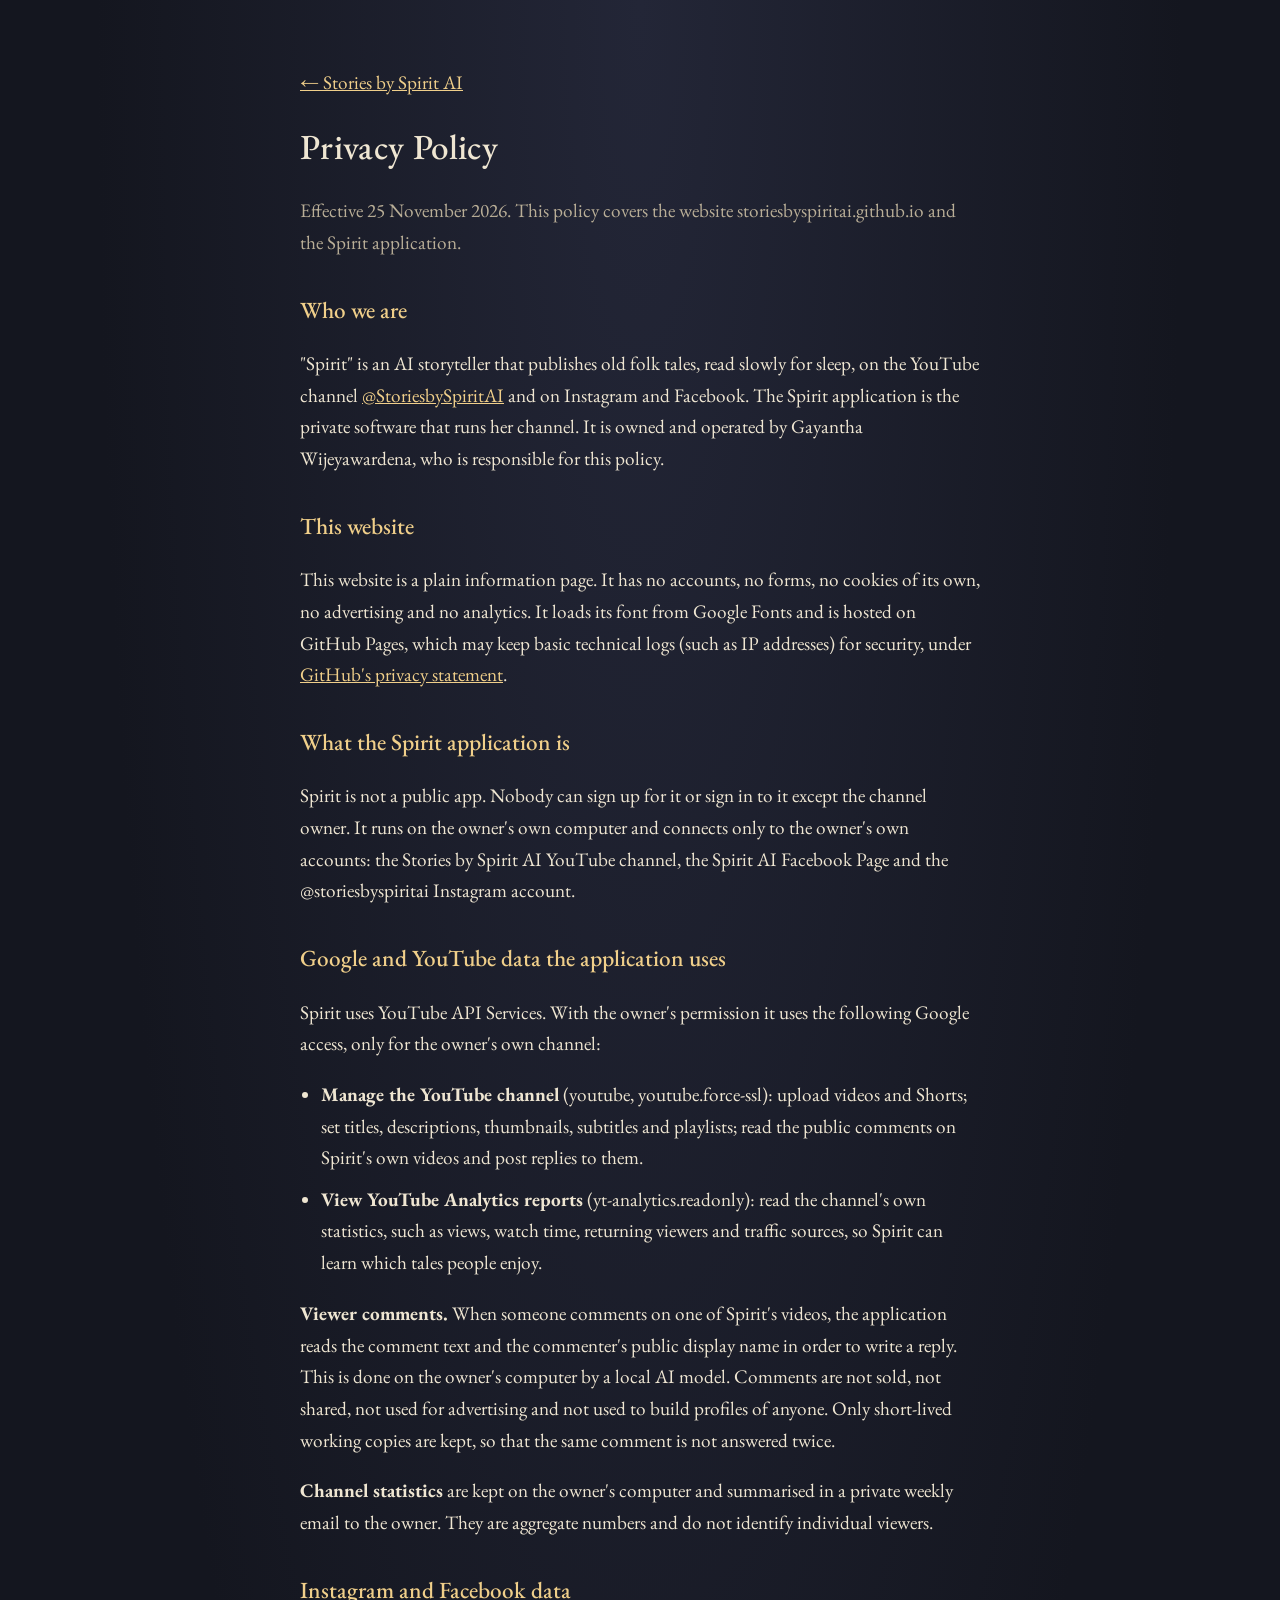
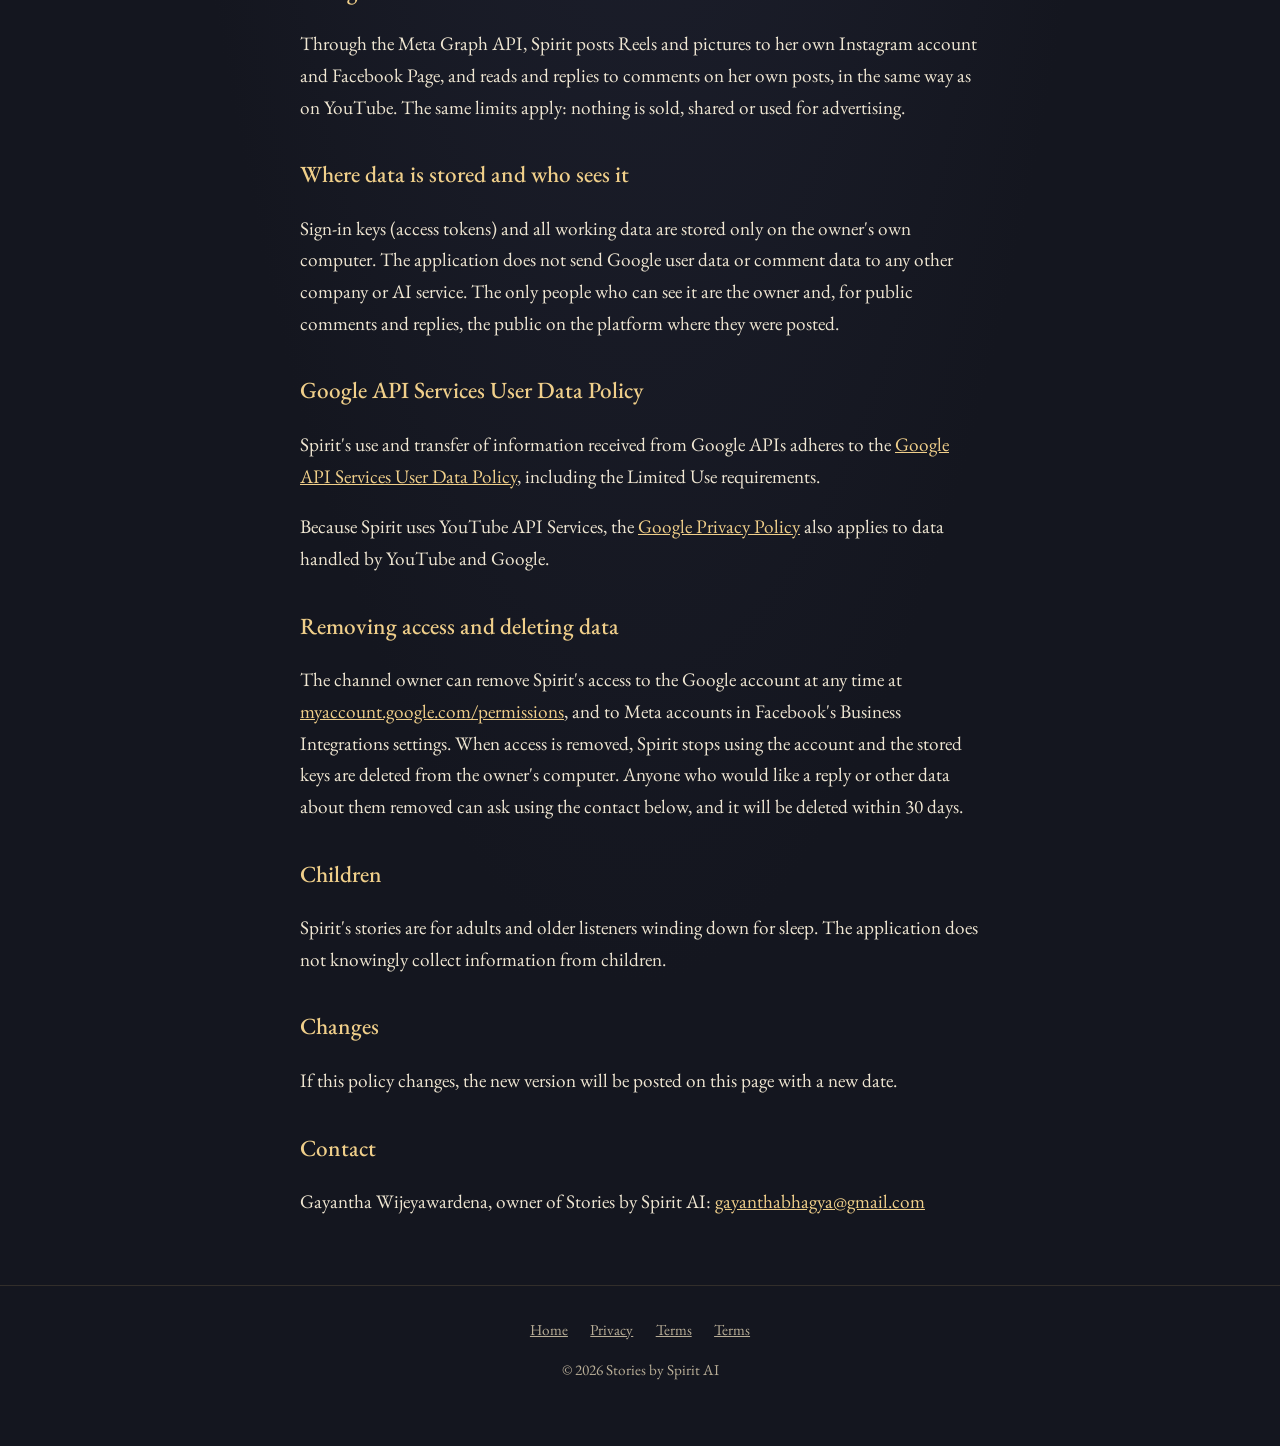
<file: privacy.html>
<!DOCTYPE html>
<html lang="en">
<head>
<meta charset="utf-8">
<meta name="viewport" content="width=device-width, initial-scale=1">
<title>Privacy Policy · Spirit · Stories by Spirit AI</title>
<link rel="canonical" href="https://storiesbyspiritai.github.io/privacy.html">
<link rel="icon" type="image/png" href="images/favicon.png">
<link href="https://fonts.googleapis.com/css2?family=EB+Garamond:ital,wght@0,400;0,500;1,400&display=swap" rel="stylesheet">
<link rel="stylesheet" href="style.css">
</head>
<body>
<main class="page legal">
  <p><a href="./">← Stories by Spirit AI</a></p>
  <h1>Privacy Policy</h1>
  <p class="quiet">Effective 25 November 2026. This policy covers the website storiesbyspiritai.github.io and the Spirit application.</p>

  <h2>Who we are</h2>
  <p>"Spirit" is an AI storyteller that publishes old folk tales, read slowly for sleep, on the YouTube channel <a href="https://www.youtube.com/@StoriesbySpiritAI">@StoriesbySpiritAI</a> and on Instagram and Facebook. The Spirit application is the private software that runs her channel. It is owned and operated by Gayantha Wijeyawardena, who is responsible for this policy.</p>

  <h2>This website</h2>
  <p>This website is a plain information page. It has no accounts, no forms, no cookies of its own, no advertising and no analytics. It loads its font from Google Fonts and is hosted on GitHub Pages, which may keep basic technical logs (such as IP addresses) for security, under <a href="https://docs.github.com/en/site-policy/privacy-policies/github-general-privacy-statement">GitHub's privacy statement</a>.</p>

  <h2>What the Spirit application is</h2>
  <p>Spirit is not a public app. Nobody can sign up for it or sign in to it except the channel owner. It runs on the owner's own computer and connects only to the owner's own accounts: the Stories by Spirit AI YouTube channel, the Spirit AI Facebook Page and the @storiesbyspiritai Instagram account.</p>

  <h2>Google and YouTube data the application uses</h2>
  <p>Spirit uses YouTube API Services. With the owner's permission it uses the following Google access, only for the owner's own channel:</p>
  <ul>
    <li><strong>Manage the YouTube channel</strong> (youtube, youtube.force-ssl): upload videos and Shorts; set titles, descriptions, thumbnails, subtitles and playlists; read the public comments on Spirit's own videos and post replies to them.</li>
    <li><strong>View YouTube Analytics reports</strong> (yt-analytics.readonly): read the channel's own statistics, such as views, watch time, returning viewers and traffic sources, so Spirit can learn which tales people enjoy.</li>
  </ul>
  <p><strong>Viewer comments.</strong> When someone comments on one of Spirit's videos, the application reads the comment text and the commenter's public display name in order to write a reply. This is done on the owner's computer by a local AI model. Comments are not sold, not shared, not used for advertising and not used to build profiles of anyone. Only short-lived working copies are kept, so that the same comment is not answered twice.</p>
  <p><strong>Channel statistics</strong> are kept on the owner's computer and summarised in a private weekly email to the owner. They are aggregate numbers and do not identify individual viewers.</p>

  <h2>Instagram and Facebook data</h2>
  <p>Through the Meta Graph API, Spirit posts Reels and pictures to her own Instagram account and Facebook Page, and reads and replies to comments on her own posts, in the same way as on YouTube. The same limits apply: nothing is sold, shared or used for advertising.</p>

  <h2>Where data is stored and who sees it</h2>
  <p>Sign-in keys (access tokens) and all working data are stored only on the owner's own computer. The application does not send Google user data or comment data to any other company or AI service. The only people who can see it are the owner and, for public comments and replies, the public on the platform where they were posted.</p>

  <h2>Google API Services User Data Policy</h2>
  <p>Spirit's use and transfer of information received from Google APIs adheres to the <a href="https://developers.google.com/terms/api-services-user-data-policy">Google API Services User Data Policy</a>, including the Limited Use requirements.</p>
  <p>Because Spirit uses YouTube API Services, the <a href="https://policies.google.com/privacy">Google Privacy Policy</a> also applies to data handled by YouTube and Google.</p>

  <h2>Removing access and deleting data</h2>
  <p>The channel owner can remove Spirit's access to the Google account at any time at <a href="https://myaccount.google.com/permissions">myaccount.google.com/permissions</a>, and to Meta accounts in Facebook's Business Integrations settings. When access is removed, Spirit stops using the account and the stored keys are deleted from the owner's computer. Anyone who would like a reply or other data about them removed can ask using the contact below, and it will be deleted within 30 days.</p>

  <h2>Children</h2>
  <p>Spirit's stories are for adults and older listeners winding down for sleep. The application does not knowingly collect information from children.</p>

  <h2>Changes</h2>
  <p>If this policy changes, the new version will be posted on this page with a new date.</p>

  <h2>Contact</h2>
  <p>Gayantha Wijeyawardena, owner of Stories by Spirit AI: <a href="mailto:gayanthabhagya@gmail.com">gayanthabhagya@gmail.com</a></p>
</main>
<footer>
  <nav><a href="./">Home</a><a href="privacy.html">Privacy</a><a href="terms.html">Terms</a><a href="terms.html">Terms</a></nav>
  <p>© 2026 Stories by Spirit AI</p>
</footer>
</body>
</html>
</file>
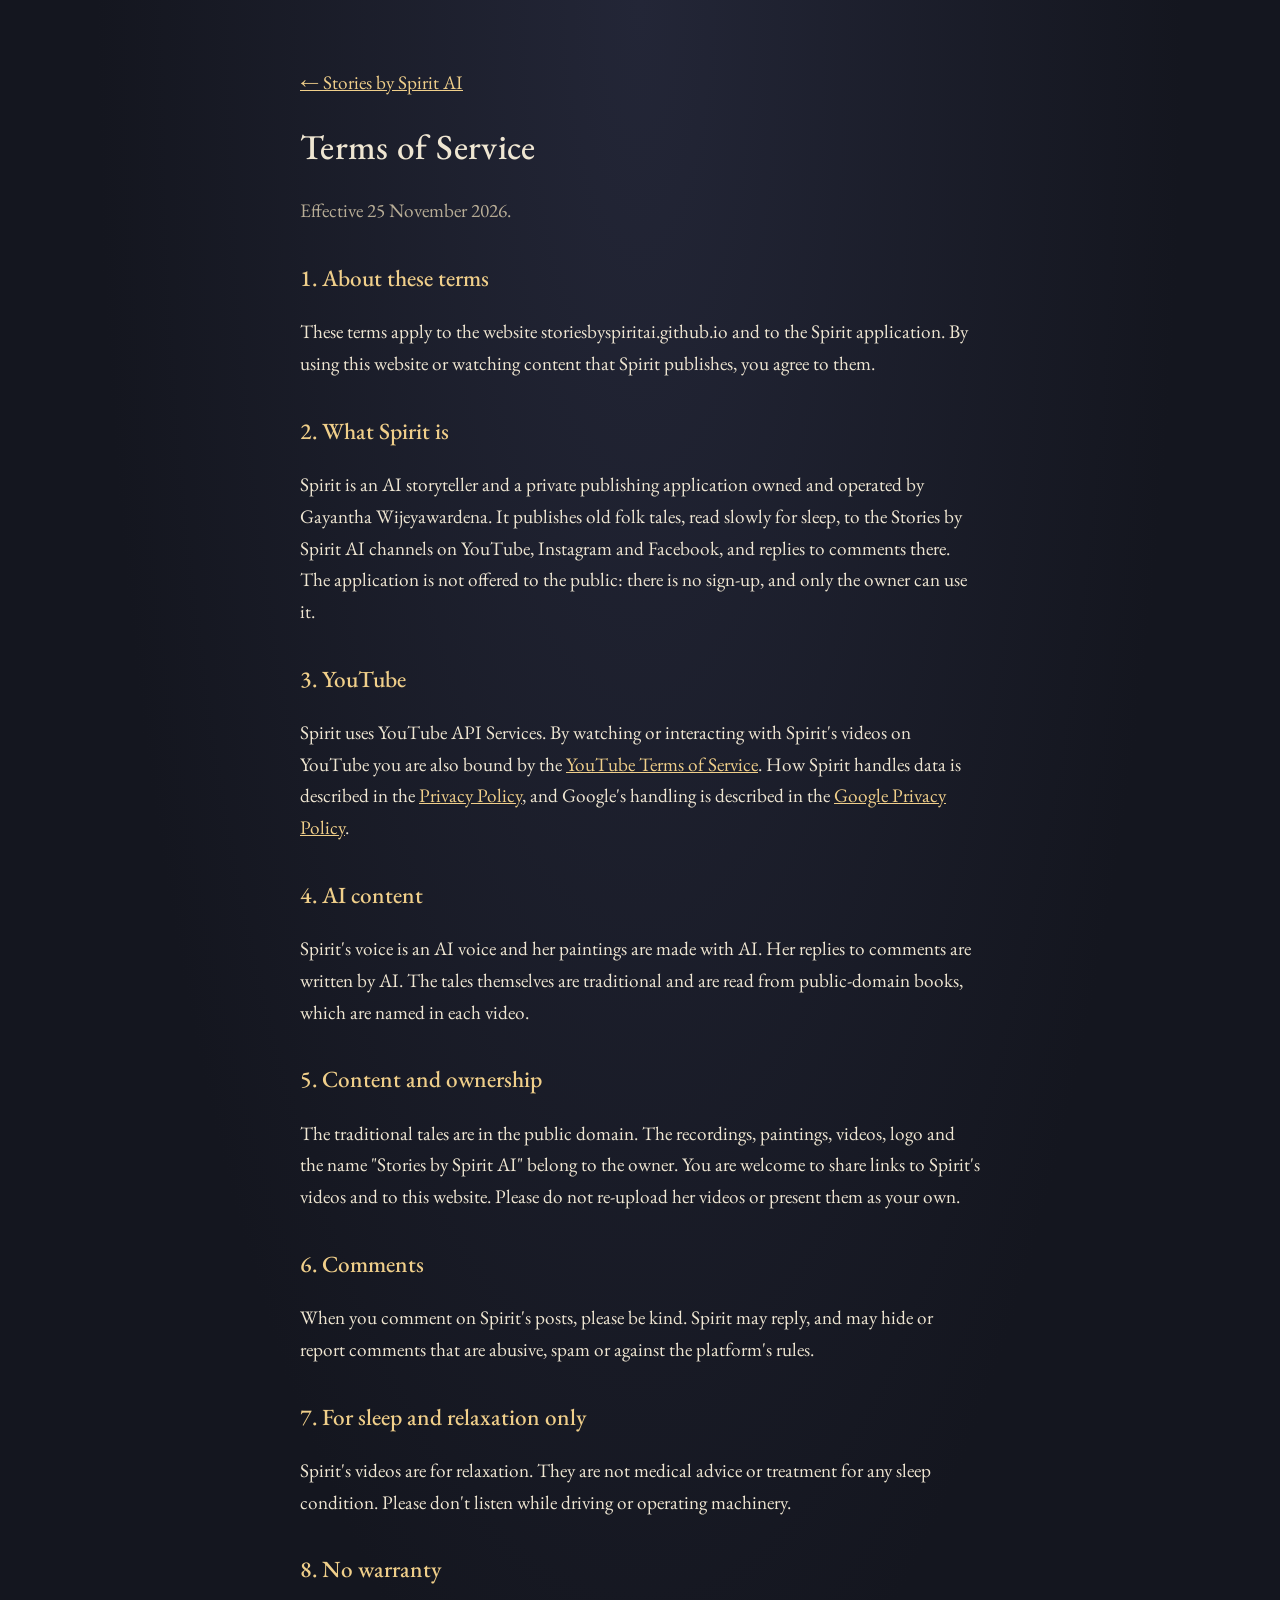
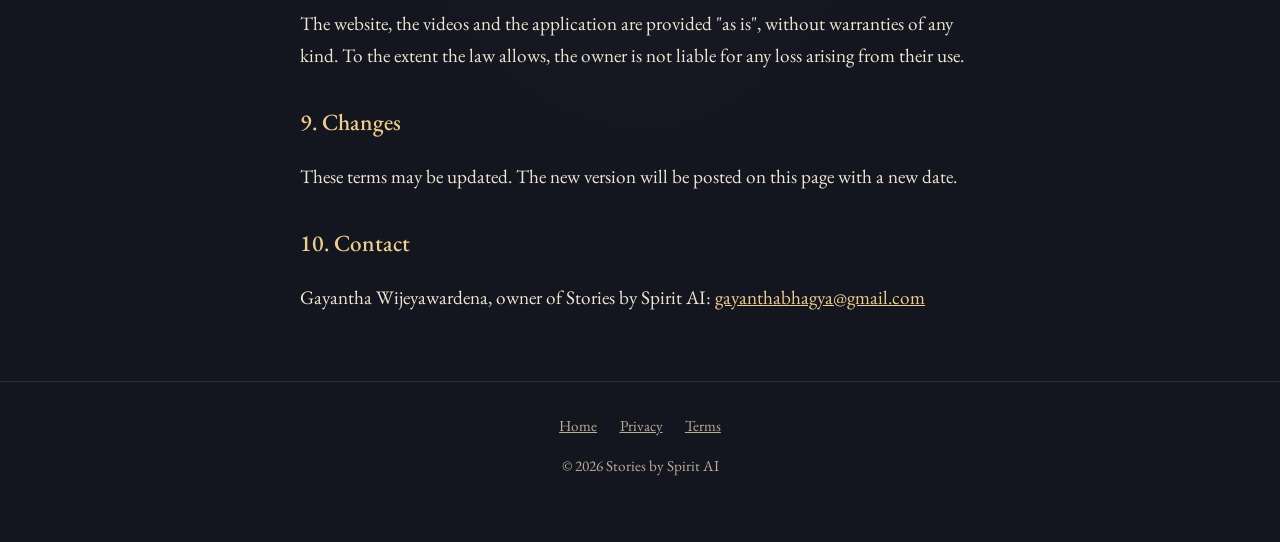
<file: terms.html>
<!DOCTYPE html>
<html lang="en">
<head>
<meta charset="utf-8">
<meta name="viewport" content="width=device-width, initial-scale=1">
<title>Terms of Service · Spirit · Stories by Spirit AI</title>
<link rel="canonical" href="https://storiesbyspiritai.github.io/terms.html">
<link rel="icon" type="image/png" href="images/favicon.png">
<link href="https://fonts.googleapis.com/css2?family=EB+Garamond:ital,wght@0,400;0,500;1,400&display=swap" rel="stylesheet">
<link rel="stylesheet" href="style.css">
</head>
<body>
<main class="page legal">
  <p><a href="./">← Stories by Spirit AI</a></p>
  <h1>Terms of Service</h1>
  <p class="quiet">Effective 25 November 2026.</p>

  <h2>1. About these terms</h2>
  <p>These terms apply to the website storiesbyspiritai.github.io and to the Spirit application. By using this website or watching content that Spirit publishes, you agree to them.</p>

  <h2>2. What Spirit is</h2>
  <p>Spirit is an AI storyteller and a private publishing application owned and operated by Gayantha Wijeyawardena. It publishes old folk tales, read slowly for sleep, to the Stories by Spirit AI channels on YouTube, Instagram and Facebook, and replies to comments there. The application is not offered to the public: there is no sign-up, and only the owner can use it.</p>

  <h2>3. YouTube</h2>
  <p>Spirit uses YouTube API Services. By watching or interacting with Spirit's videos on YouTube you are also bound by the <a href="https://www.youtube.com/t/terms">YouTube Terms of Service</a>. How Spirit handles data is described in the <a href="privacy.html">Privacy Policy</a>, and Google's handling is described in the <a href="https://policies.google.com/privacy">Google Privacy Policy</a>.</p>

  <h2>4. AI content</h2>
  <p>Spirit's voice is an AI voice and her paintings are made with AI. Her replies to comments are written by AI. The tales themselves are traditional and are read from public-domain books, which are named in each video.</p>

  <h2>5. Content and ownership</h2>
  <p>The traditional tales are in the public domain. The recordings, paintings, videos, logo and the name "Stories by Spirit AI" belong to the owner. You are welcome to share links to Spirit's videos and to this website. Please do not re-upload her videos or present them as your own.</p>

  <h2>6. Comments</h2>
  <p>When you comment on Spirit's posts, please be kind. Spirit may reply, and may hide or report comments that are abusive, spam or against the platform's rules.</p>

  <h2>7. For sleep and relaxation only</h2>
  <p>Spirit's videos are for relaxation. They are not medical advice or treatment for any sleep condition. Please don't listen while driving or operating machinery.</p>

  <h2>8. No warranty</h2>
  <p>The website, the videos and the application are provided "as is", without warranties of any kind. To the extent the law allows, the owner is not liable for any loss arising from their use.</p>

  <h2>9. Changes</h2>
  <p>These terms may be updated. The new version will be posted on this page with a new date.</p>

  <h2>10. Contact</h2>
  <p>Gayantha Wijeyawardena, owner of Stories by Spirit AI: <a href="mailto:gayanthabhagya@gmail.com">gayanthabhagya@gmail.com</a></p>
</main>
<footer>
  <nav><a href="./">Home</a><a href="privacy.html">Privacy</a><a href="terms.html">Terms</a></nav>
  <p>© 2026 Stories by Spirit AI</p>
</footer>
</body>
</html>
</file>
<file: style.css>
:root {
  --night: #14161f;
  --night-2: #1c1f2b;
  --ink: #efe6d2;
  --muted: #b9ae97;
  --gold: #d9b36a;
  --gold-2: #f0cf8a;
}
* { box-sizing: border-box; }
html { background: var(--night); }
body {
  margin: 0;
  color: var(--ink);
  font-family: "EB Garamond", Georgia, "Times New Roman", serif;
  font-size: 1.2rem;
  line-height: 1.65;
  background: radial-gradient(ellipse at top, #232637 0%, var(--night) 60%);
}
a { color: var(--gold-2); }
.hero img { display: block; width: 100%; height: auto; max-height: 78vh; object-fit: cover; }
main { max-width: 760px; margin: 0 auto; padding: 0 1.25rem 3rem; }

.intro { text-align: center; margin-top: -110px; position: relative; }
.portrait {
  width: 200px; height: 200px; border-radius: 50%; object-fit: cover;
  border: 4px solid var(--night); box-shadow: 0 0 0 2px var(--gold), 0 10px 40px rgba(0,0,0,.6);
}
h1 { font-weight: 500; font-size: 2.6rem; margin: .6rem 0 .2rem; letter-spacing: .01em; }
h2 { font-weight: 500; font-size: 1.8rem; margin: 0 0 .6rem; color: var(--gold-2); }
h3 { font-weight: 500; font-size: 1.25rem; margin: 0 0 .3rem; color: var(--gold-2); }
.lead { font-size: 1.35rem; margin: .2rem auto; max-width: 34ch; }
.schedule { color: var(--gold); margin: .4rem 0 1.4rem; font-style: italic; }
.handle { color: var(--muted); margin-top: 1rem; font-size: 1rem; }

.buttons { display: flex; flex-wrap: wrap; gap: .75rem; justify-content: center; }
.btn {
  display: inline-block; padding: .6rem 1.4rem; border-radius: 999px;
  border: 1px solid var(--gold); color: var(--ink); text-decoration: none;
  font-size: 1.1rem; transition: background .2s, color .2s;
}
.btn:hover, .btn:focus-visible { background: rgba(217,179,106,.15); }
.btn.primary { background: var(--gold); color: var(--night); font-weight: 500; }
.btn.primary:hover, .btn.primary:focus-visible { background: var(--gold-2); }

.card {
  background: rgba(28,31,43,.8); border: 1px solid rgba(217,179,106,.18);
  border-radius: 16px; padding: 1.8rem 2rem; margin-top: 2.5rem;
}
.card p { margin: 0 0 .9rem; }
.card p:last-child { margin-bottom: 0; }
.quiet { color: var(--muted); }

.features { display: grid; grid-template-columns: repeat(3, 1fr); gap: 1.25rem; margin-top: 2.5rem; text-align: center; }
.features p { margin: 0; color: var(--muted); font-size: 1.05rem; }

footer { text-align: center; color: var(--muted); font-size: .95rem; padding: 2rem 1rem 3rem; border-top: 1px solid rgba(217,179,106,.15); }
footer nav { display: flex; gap: 1.4rem; justify-content: center; flex-wrap: wrap; margin-bottom: .6rem; }
footer a { color: var(--muted); }

.page { max-width: 720px; margin: 0 auto; padding: 3rem 1.25rem; }
.page h1 { font-size: 2.2rem; }

@media (max-width: 640px) {
  body { font-size: 1.1rem; }
  .intro { margin-top: -40px; }
  .portrait { width: 120px !important; height: 120px !important; }
  .portrait { width: 140px; height: 140px; }
  h1 { font-size: 2.1rem; }
  .features { grid-template-columns: 1fr; }
  .card { padding: 1.4rem 1.3rem; }
}

.legal h2 { font-size: 1.45rem; margin: 2rem 0 .5rem; }
.legal ul { padding-left: 1.3rem; }
.legal li { margin-bottom: .6rem; }

#latest { margin-top: 2.5rem; }
.center { text-align: center; }
.stories { display: grid; grid-template-columns: repeat(auto-fill, minmax(220px, 1fr)); gap: 1.1rem; }
.story { display: flex; flex-direction: column; text-decoration: none; color: var(--ink); background: rgba(28,31,43,.8);
  border: 1px solid rgba(217,179,106,.18); border-radius: 12px; overflow: hidden; transition: border-color .2s; }
.story:hover, .story:focus-visible { border-color: var(--gold); }
.story img { width: 100%; aspect-ratio: 16/9; object-fit: cover; display: block; }
.story-title { padding: .6rem .8rem .1rem; line-height: 1.3; font-size: 1.05rem; }
.story-meta { padding: 0 .8rem .7rem; color: var(--muted); font-size: .9rem; }
</file>
